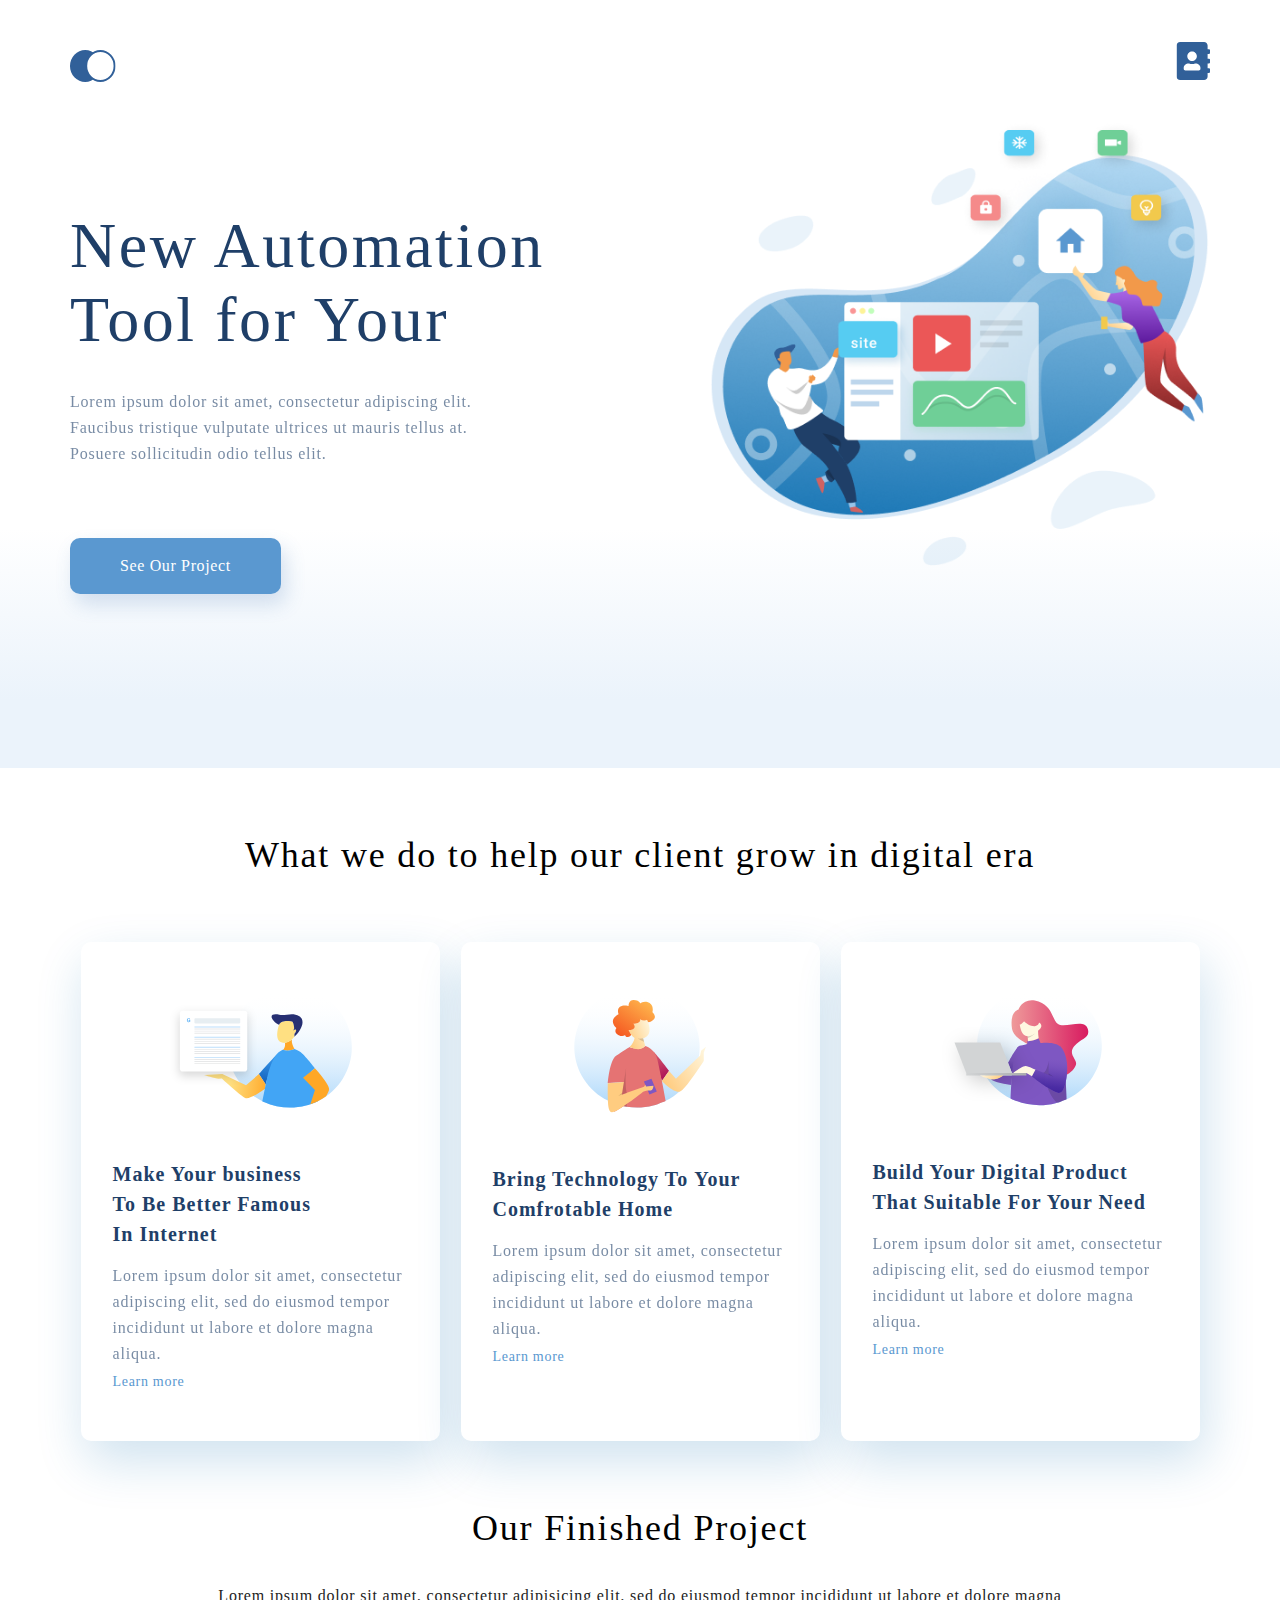
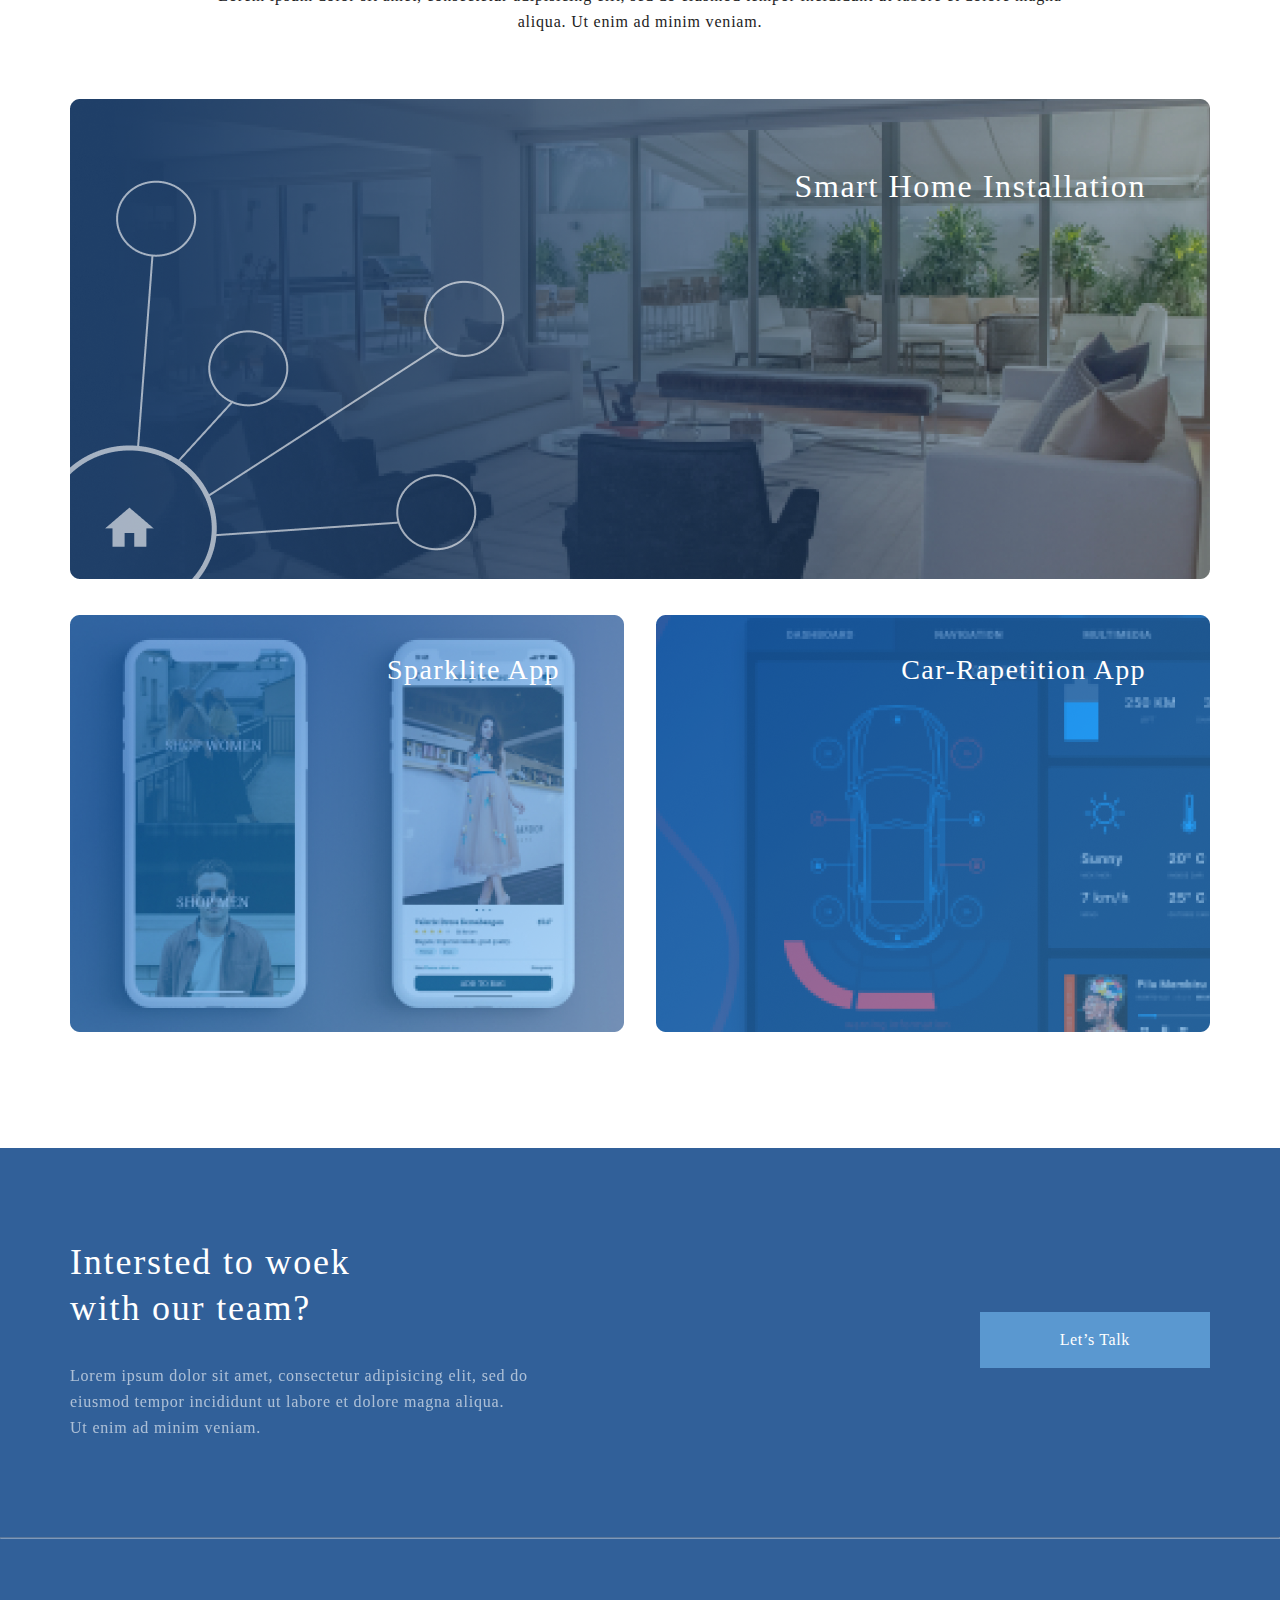
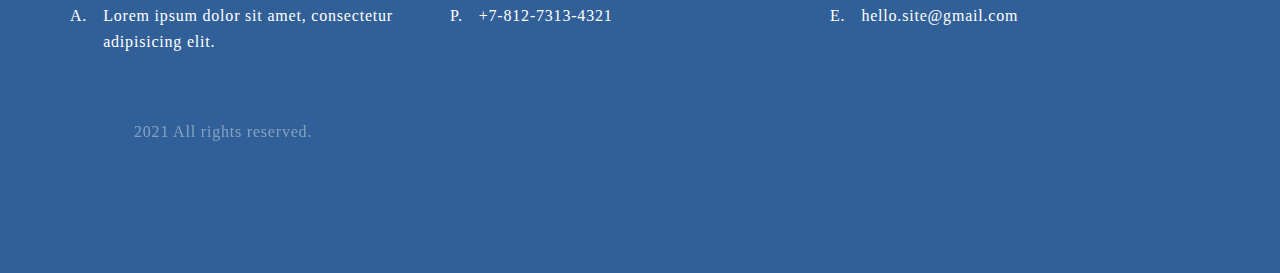
<file: index.html>
<!DOCTYPE html>
<html lang="en">

<head>
    <meta charset="UTF-8">
    <meta http-equiv="X-UA-Compatible" content="IE=edge">
    <meta name="viewport" content="width=device-width, initial-scale=1.0">
    <title>Document</title>
    <link rel="stylesheet" href="style.css">
</head>

<body>
    <div class="top">
        <div class="conteiner top_content_box">
            <ul class="header">
                <li><a href="index.html"><img src="image/logo.svg" alt="logo"></a></li>
                <li><a href="contacts.html"><img src="image/contacts.svg" alt="contacts"></a></li>
            </ul>
            <div class="top_info">
                <h1 class="top_heading">New Automation Tool for Your</h1>
                <p class="text top_text">Lorem ipsum dolor sit amet, consectetur adipiscing elit. Faucibus tristique
                    vulputate ultrices ut&nbsp;mauris tellus&nbsp;at. Posuere sollicitudin odio tellus elit.</p>
                <a href="#" class="top_button">See Our Project</a>
            </div>
        </div>
    </div>
    <div class="what_we_do conteiner">
        <h3 class="heading3">What we&nbsp;do&nbsp;to&nbsp;help our client grow in&nbsp;digital era </h3>
        <div class="card_box">
            <div class="card">
                <img class="card_img" src="image/card_1.svg" alt="card_1">
                <h4 class="heading4">Make Your business To&nbsp;Be&nbsp;Better Famous In&nbsp;Internet</h4>
                <p class="text">Lorem ipsum dolor sit amet, consectetur adipiscing elit, sed do&nbsp;eiusmod tempor
                    incididunt ut&nbsp;labore et&nbsp;dolore magna aliqua.</p>
                <a class="card_link" href="#">Learn more</a>
            </div>
            <div class="card">
                <img class="card_img" src="image/card_2.svg" alt="card_2">
                <h4 class="heading4">Bring Technology To&nbsp;Your Comfrotable Home</h4>
                <p class="text">Lorem ipsum dolor sit amet, consectetur adipiscing elit, sed do&nbsp;eiusmod tempor
                    incididunt ut&nbsp;labore et&nbsp;dolore magna aliqua.</p>
                <a class="card_link" href="#">Learn more</a>
            </div>
            <div class="card">
                <img class="card_img" src="image/card_3.svg" alt="card_3">
                <h4 class="heading4">Build Your Digital Product That Suitable For Your Need</h4>
                <p class="text">Lorem ipsum dolor sit amet, consectetur adipiscing elit, sed do&nbsp;eiusmod tempor
                    incididunt ut&nbsp;labore et&nbsp;dolore magna aliqua.</p>
                <a class="card_link" href="#">Learn more</a>
            </div>
        </div>
    </div>
    <div class="project conteiner">
        <h3 class="heading3"> Our Finished Project</h3>
        <p class="text text_project">Lorem ipsum dolor sit amet, consectetur adipisicing elit, sed do&nbsp;eiusmod
            tempor incididunt
            ut&nbsp;labore et&nbsp;dolore magna aliqua. Ut&nbsp;enim ad&nbsp;minim veniam.</p>
        <div class="project_item">
            <img class="project_img" src="image/project_1.png" alt="photo_1">
            <p class="project_text">Smart Home Installation</p>
        </div>
        <div class="project_parrent">
            <div class="project_item project_item_margin">
                <img class="project_img" src="image/project_2.png" alt="photo_2">
                <p class="project_text project_text_botton">Sparklite App</p>
            </div>
            <div class="project_item">
                <img class="project_img" src="image/project_3.png" alt="photo_3">
                <p class="project_text project_text_botton">Car-Rapetition App</p>
            </div>
        </div>

    </div>
    <div class="footer">
        <div class="conteiner">
            <div class="footer_top">
                <div class="footer_text">
                    <h3 class="heading3 heading_footer_text">Intersted to&nbsp;woek with our team?</h3>
                    <p class="text paragraph_footer_text">Lorem ipsum dolor sit amet, consectetur adipisicing elit, sed
                        do
                        eiusmod
                        tempor incididunt ut&nbsp;labore et&nbsp;dolore magna aliqua. Ut&nbsp;enim ad&nbsp;minim veniam.
                    </p>

                </div>
                <a href="#" class="footer_button">Let’s Talk</a>
            </div>
        </div>
        <hr class="horizontal_line">
        <div class="conteiner">
            <div class="footer_bottom">
                <ul class="footer_info">
                    <li class="footer_list">Lorem ipsum dolor sit amet, consectetur adipisicing elit.</li>
                    <li class="footer_list">+7-812-7313-4321 </li>
                    <li class="footer_list">hello.site@gmail.com </li>
                </ul>
                <div class="footer_copy">
                    <p class="text footer_text_copy">2021 All rights reserved. </p>
                </div>
            </div>
        </div>
    </div>

</body>

</html>
</file>
<file: style.css>
*{
    margin: 0;
    padding: 0;
  }

.conteiner{
    max-width: 1140px;
    margin: 0 auto;
}

.header{
    list-style: none;
    display: flex;
    justify-content: space-between;
    padding-top: 42px;
}

.top_content_box{
    display: flex;
    flex-direction: column;
    height: 100%;
}

.top_info{
    padding-top: 115px;
    flex-grow: 1;
    background-image: url(image/top_background.png);
    background-position: right center;
    background-repeat: no-repeat;
    background-size: 44%;
}

.top{
    min-height: 768px;
    background: linear-gradient(0deg, #EBF3FB 8.84%, rgba(152, 195, 232, 0) 31.12%);
}

.top_heading{
    width: 510px;
    font-weight: 300;
    font-size: 64px;
    line-height: 74px;
    letter-spacing: 0.04em;
    color: #1F3F68;
    margin-bottom: 32px;
}

.top_text{
    width: 425px;
}

.text{
    font-weight: normal;
    font-size: 16px;
    line-height: 26px;
    letter-spacing: 0.05em;
    color: #1F3F68;
    opacity: 0.6;
}

.text_project{
    width: 75%;
    margin: 032px auto 64px;
    text-align: center;
    font-size: 16px;
    line-height: 26px;
    letter-spacing: 0.05em;
    color: #222222;
    opacity: 1;
}

.top_button{
    font-size: 16px;
    line-height: 26px;
    text-align: center;
    letter-spacing: 0.04em;
    color: #FFFFFF;
    background: #5A98D0;
    box-shadow: 5px 10px 20px rgba(53, 110, 173, 0.2);
    border-radius: 10px;
    padding: 15px 50px;
    text-decoration: none;
    display: inline-block;
    margin-top: 71px;
}

.what_we_do{
    padding-top: 64px;
}

.heading3{
    font-weight: 300;
    font-size: 36px;
    line-height: 46px;
    text-align: center;
    letter-spacing: 0.05em;
    color: #000000;
}

.card_box{
    display: flex;
    justify-content: space-around;
    padding-top: 64px;
    padding-bottom: 64px;
}

.heading4{
    font-size: 20px;
    line-height: 30px;
    letter-spacing: 0.05em;
    color: #1F3F68;
    margin-bottom: 14px;
}

.card{
    width: 359px;
    padding: 44px 32px;
    box-sizing: border-box;
    background: #FFFFFF;
    box-shadow: 5px 20px 50px rgba(16, 112, 177, 0.2);
    border-radius: 10px;
    display: flex;
    flex-direction: column;
}

.card_link{
    font-size: 14px;
    line-height: 30px;
    letter-spacing: 0.05em;
    color: #5A98D0;
    text-decoration: none;
}

.card_img{
    align-self: center;
    margin-bottom: 51px;
}

.project_img{
    width: 100%;
}

.project_item{
    position: relative;
    flex-grow: 1;
}

.project_item_margin{
    margin-right: 32px;
}

.project_text{
    font-size: 32px;
    line-height: 46px;
    text-align: right;
    letter-spacing: 0.05em;
    position: absolute;
    top: 64px;
    right: 64px;
    color: #FFFFFF;
}

.project_text_botton{
    font-size: 28px;
    line-height: 46px;
    letter-spacing: 0.05em;
    color: #FFFFFF;
    position: absolute;
    top: 32px;
    left: 32px;
}

.project_parrent{
    display: flex;
    justify-content: space-between;
    margin-top: 32px;
    margin-bottom: 112px;
}

.footer{
    background: #316099;
    padding-top: 91px;
    padding-bottom: 64px;
    margin-top: 112px;
}

.footer_top{
    padding-bottom: 96px;
    display: flex;
    justify-content: space-between;
    align-items: center;
}

.footer_text{
    width: 495px;
}

.heading_footer_text{
    width: 340px;
    text-align: left;
    color: #FFFFFF;
    margin-bottom: 32px;
}

.paragraph_footer_text{
    color: #FFFFFF;
}

.footer_button{
    font-size: 16px;
    line-height: 26px;
    text-align: center;
    letter-spacing: 0.04em;
    color: #FFFFFF;
    padding: 15px 80px;
    background: #5A98D0;
    text-decoration: none;
}

.horizontal_line{
    opacity: 0.4;
}

.footer_info{
    display:flex;
    justify-content: space-around;
    margin-top: 64px;
}

.footer_list{
    font-size: 16px;
    line-height: 26px;
    letter-spacing: 0.05em;
    color: #FFFFFF;
    flex-grow: 1;
    flex-basis: 33.3333%;
    list-style-type: none;
    display: flex;
    margin-right: 32px;
}

.footer_list:first-child::before{
    content: 'A.';
    display: block;
    margin-right: 16px;
}
.footer_list:nth-child(2)::before{
    content: 'P.';
    display: block;
    margin-right: 16px;
}
.footer_list:last-child::before{
    content: 'E.';
    display: block;
    margin-right: 16px;
}
.footer_text_copy{
    font-size: 16px;
    line-height: 26px;
    letter-spacing: 0.05em;
    color: #FFFFFF;
    opacity: 0.4;
}

.footer_copy{
    margin: 64px;
}

@media (max-width: 1024px) {
    .conteiner{
        padding-left: 32px;
        padding-right: 32px;
    }
    .top_info{
        background-position: right 280px;
    }

    .card_box{
        flex-direction: column;
        align-items: center;
    }

    .card{
        margin-bottom: 32px;
    }

    .footer {
        padding-top: 48px;
        margin-top: 112px;
        padding-bottom: 64px;
    }

    .footer_button{
        padding: 4px 31px;
    }

    /* .footer_top{
        padding-bottom: 64px;
    } */

    .footer_info{
        flex-direction: column;
        margin-top: 64px;
  
    }

    .footer_list{
        margin-bottom: 24px;
    }
}

@media (max-width: 667px) {

    .conteiner{
        padding-left: 16px;
        padding-right: 16px;
    }
    .top_info{
        padding-top: 36px;
        display: flex;
        flex-direction: column;
        align-items: center;
        background-image: none;
    }
    .header{
        padding-top: 24px;
    }

    .top{
        min-height: 376px;
        padding-bottom: 41px;
        box-sizing: border-box;
    }

    .top_heading{
        width: 100%;
        font-size: 32px;
        line-height: 37px;
        margin-bottom: 12px;
        text-align: center;
    }
    .top_text{
        width: 100%;
        text-align: center;
    }
    .top_button{
        font-size: 12px;
        line-height: 26px;
        padding: 0 8px;
    }

    .heading3{
        font-size: 24px;
        line-height: 28px;
    }

    .what_we_do {
        padding-top: 48px;
    }

    .card_box{
        padding-top: 32px;
    }

    .card{
        width: 100%;
    }

    .text_project {
        width: 100%;
    }

    .project_text{
        font-size: 16px;
        line-height: 19px;  
        top: 16px;
        right: 16px; 
    }

    .project_text_botton{
        left: 16px;
    }
    .project_parrent{
        flex-direction: column;
        margin-top: 16px;
    }

    .project_item_margin{
        margin-right: 0;
        margin-bottom: 16px;
    }

    .footer_top{
        flex-direction: column;
        padding-bottom: 41px;
    }
    
    .footer_text{
        width: 100%;
    }

    .heading_footer_text{
        width: 75%;
        margin: 0 auto 32px;
        text-align: center;
    }

    .paragraph_footer_text{
        text-align: center;
        margin-bottom: 40px;
    }


    .footer {
        padding-top: 18px;
        padding-bottom: 32px;
    }

    .footer_list{
        font-size: 16px;
        line-height: 19px;
        margin-bottom: 18px;
    }

    .footer_copy{
        margin-top: 32px;
    }
}

.contuct_us{
    background-color: #5299e2;
    padding: 20px 800px;
    height: 50px;
}
.central{
    display:flex;
    justify-content: space-around;
}

.introduce{
    margin-top: 40px;
}

.message{
    margin-top: 40px;
}

.map{
    border: 1px solid #333;
}

.formessage{
    border: 1px solid #356EAD;
    box-sizing: border-box;
    border-radius: 10px;
    opacity: 0.4;
}

.btm_sending{
    background: #5A98D0;
    box-shadow: 5px 20px 50px rgba(16, 112, 177, 0.2);
    border-radius: 10px;
    font-weight: 500;
    font-size: 16px;
    line-height: 26px;
    text-align: center;
    color: #FFFFFF;
    text-transform: uppercase;
}
</file>
